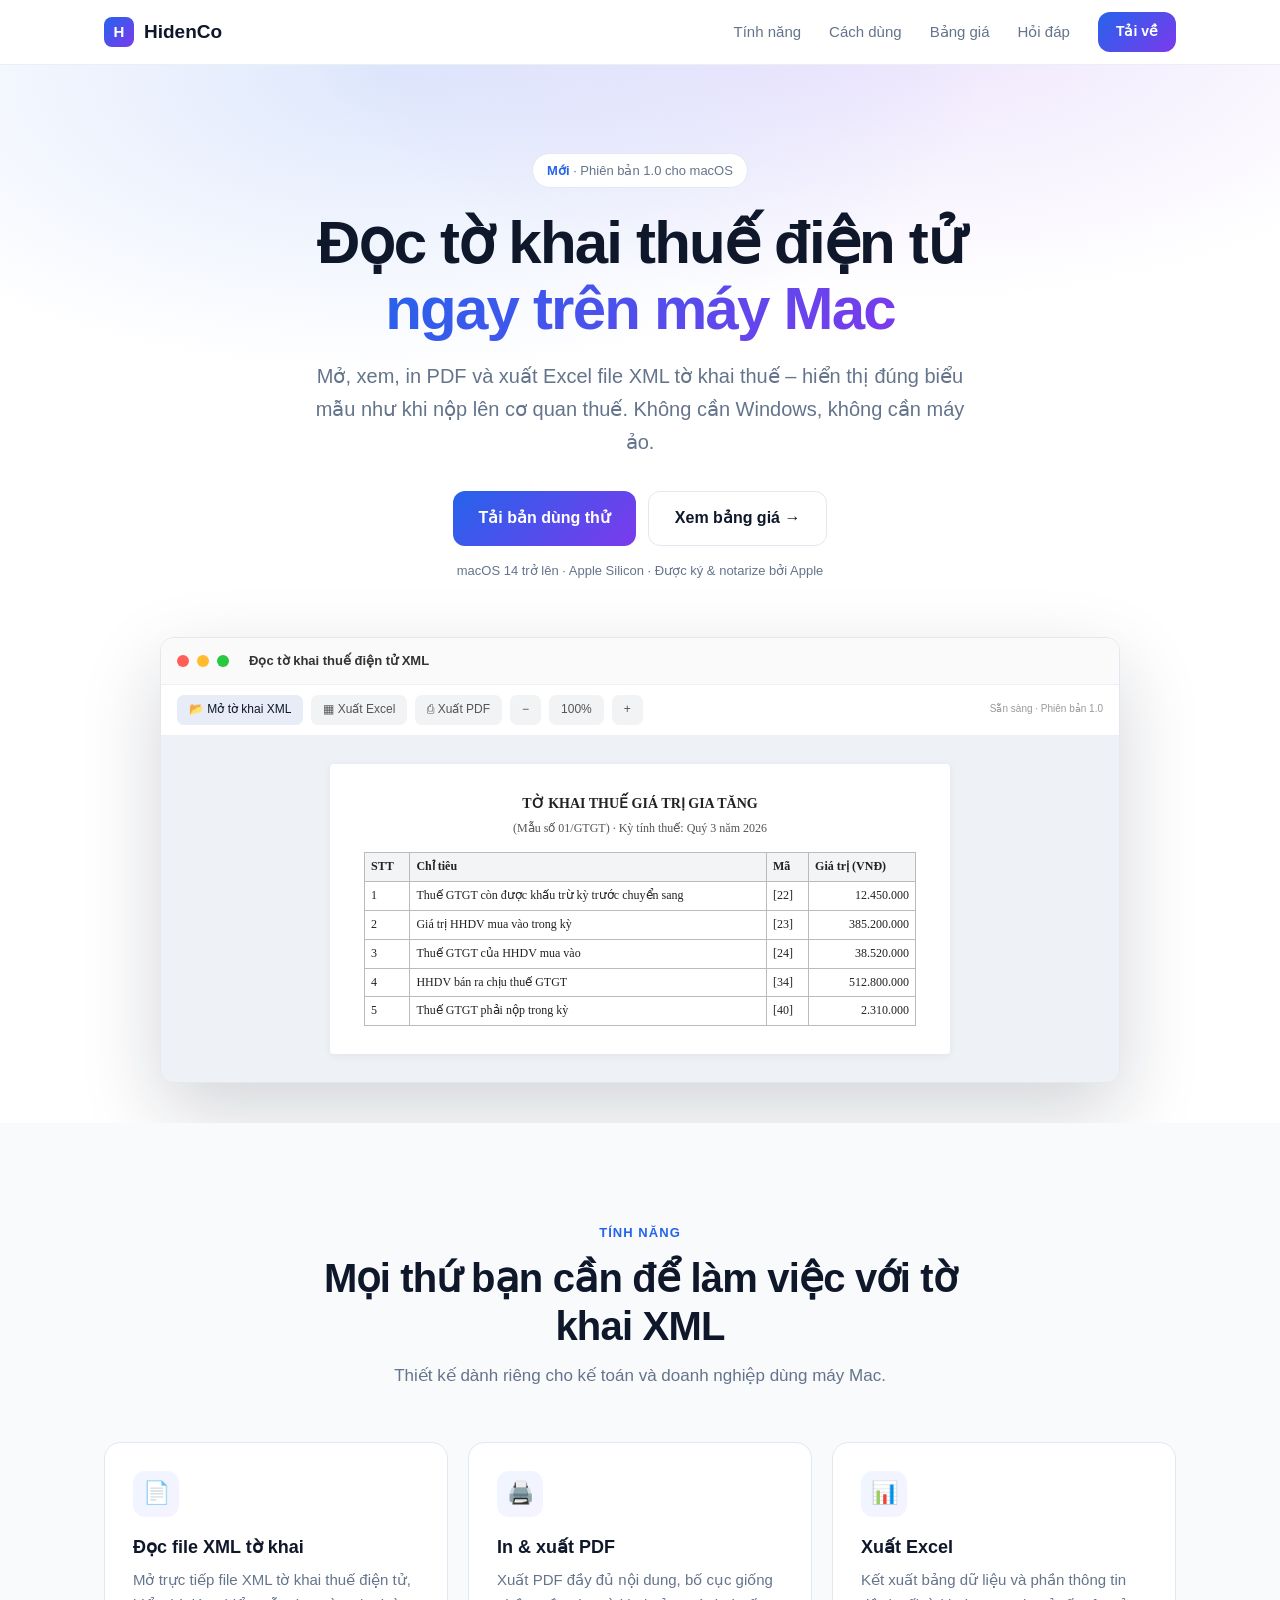
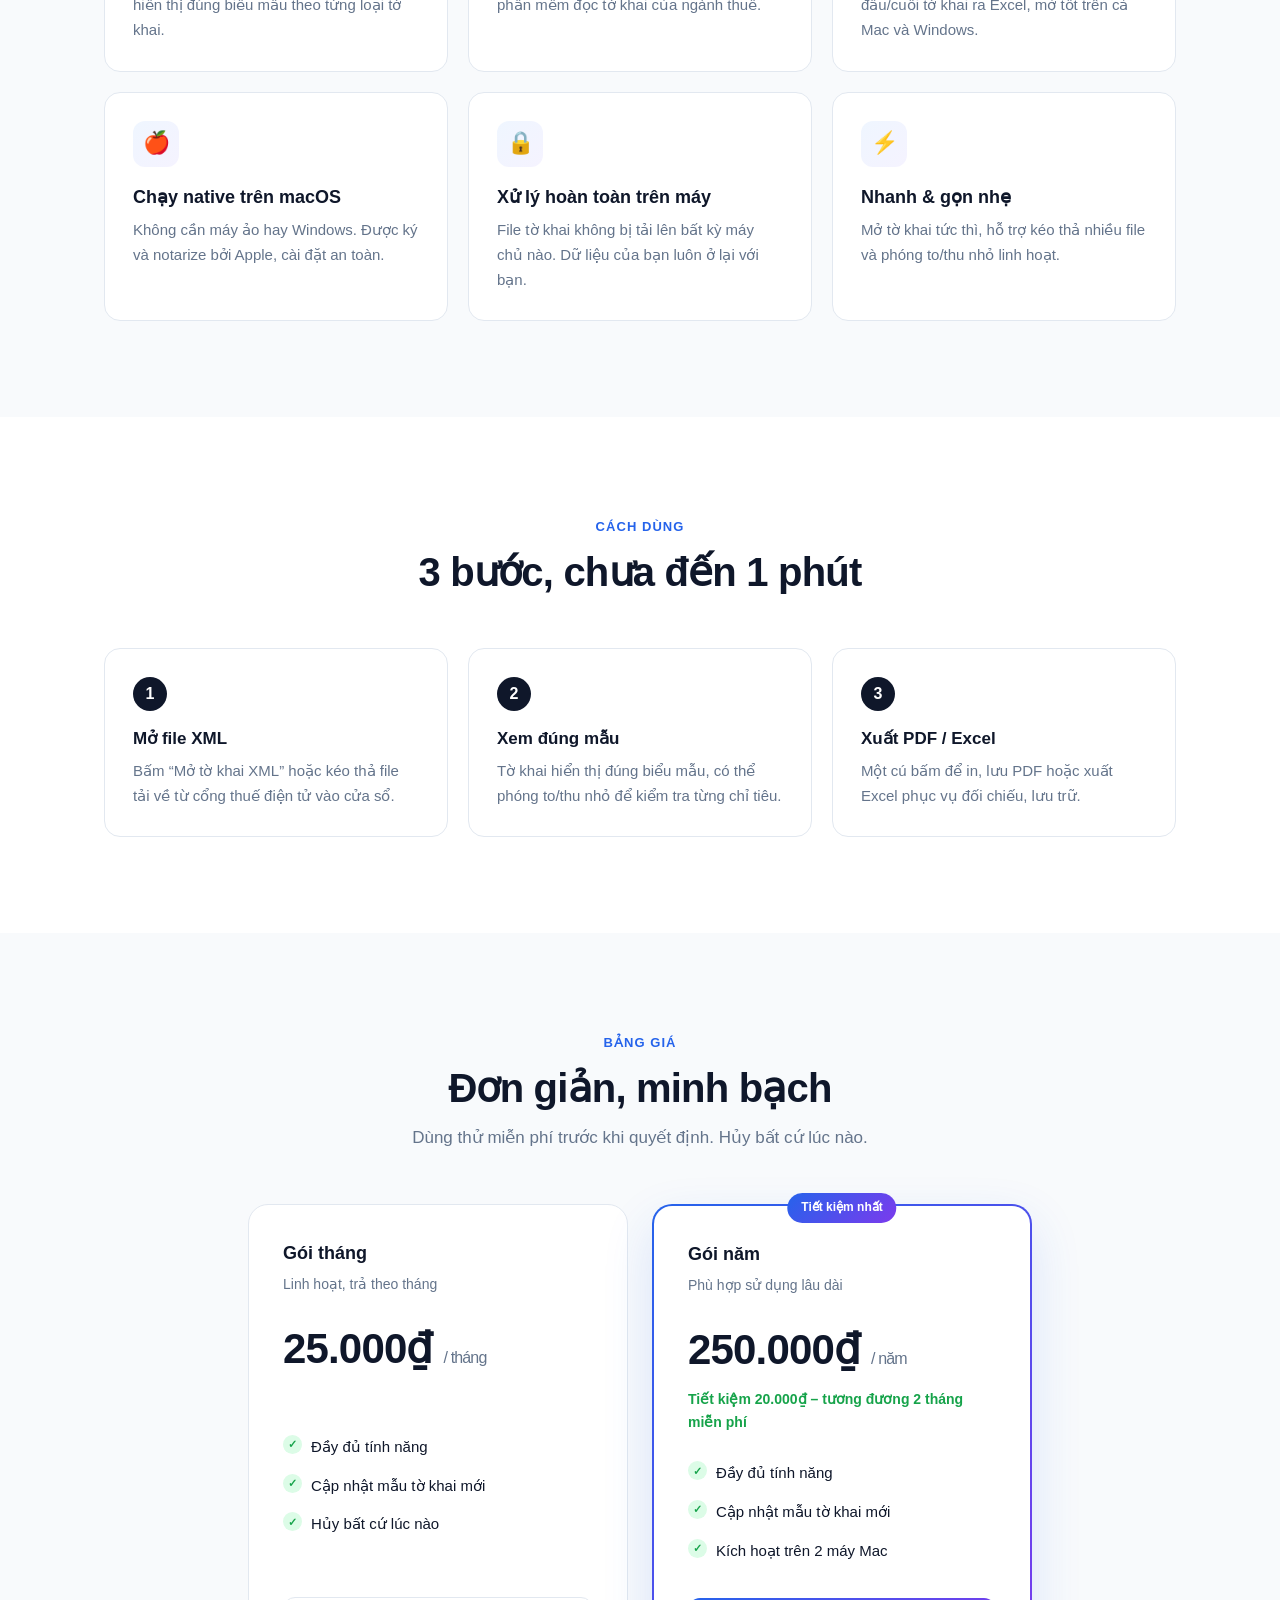
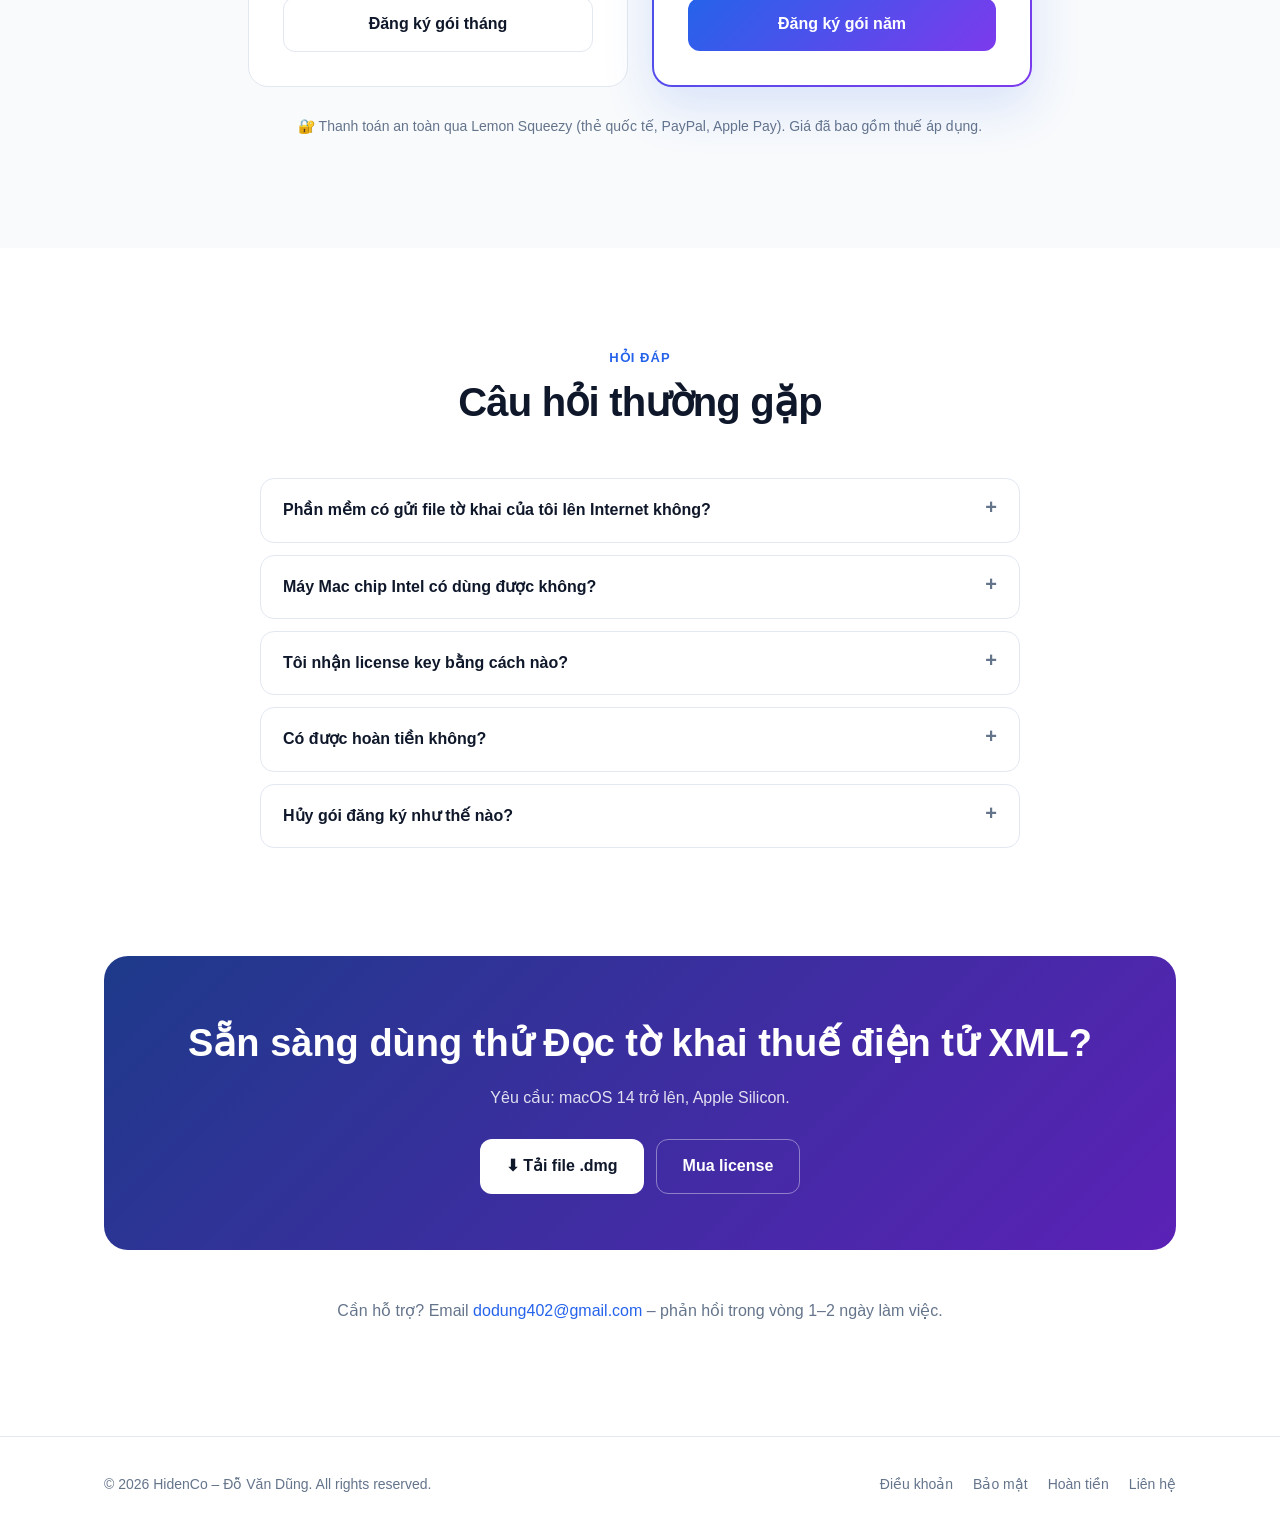
<file: index.html>
<!DOCTYPE html>
<html lang="vi">
<head>
<meta charset="utf-8">
<meta name="viewport" content="width=device-width, initial-scale=1">
<title>Đọc tờ khai thuế điện tử XML – Phần mềm cho macOS | HidenCo</title>
<meta name="description" content="Đọc tờ khai thuế điện tử XML – phần mềm macOS giúp mở, xem, in PDF và xuất Excel tờ khai thuế điện tử định dạng XML.">
<link rel="icon" href="data:image/svg+xml,<svg xmlns='http://www.w3.org/2000/svg' viewBox='0 0 100 100'><text y='.9em' font-size='90'>📄</text></svg>">
<link rel="stylesheet" href="style.css">
</head>
<body>
<header><div class="wrap">
  <a class="logo" href="index.html"><i>H</i>HidenCo</a>
  <nav>
    <a href="index.html#tinh-nang">Tính năng</a>
    <a href="index.html#cach-dung">Cách dùng</a>
    <a href="index.html#bang-gia">Bảng giá</a>
    <a href="index.html#faq">Hỏi đáp</a>
    <a class="btn pri" href="index.html#tai-ve">Tải về</a>
  </nav>
</div></header>
<main>
<section class="hero"><div class="wrap">
  <span class="badge"><b>Mới</b> · Phiên bản 1.0 cho macOS</span>
  <h1>Đọc tờ khai thuế điện tử<br><span class="grad">ngay trên máy Mac</span></h1>
  <p class="lead">Mở, xem, in PDF và xuất Excel file XML tờ khai thuế – hiển thị đúng biểu mẫu như khi nộp lên cơ quan thuế. Không cần Windows, không cần máy ảo.</p>
  <div class="cta">
    <a class="btn pri" href="#tai-ve"> Tải bản dùng thử</a>
    <a class="btn o" href="#bang-gia">Xem bảng giá →</a>
  </div>
  <p class="note">macOS 14 trở lên · Apple Silicon · Được ký &amp; notarize bởi Apple</p>

  <div class="mac" aria-hidden="true">
    <div class="bar"><span class="r"></span><span class="y"></span><span class="gr"></span><b>Đọc tờ khai thuế điện tử XML</b></div>
    <div class="tool"><em class="on">📂 Mở tờ khai XML</em><em>▦ Xuất Excel</em><em>⎙ Xuất PDF</em><em>−</em><em>100%</em><em>+</em><span class="sp"></span><small>Sẵn sàng · Phiên bản 1.0</small></div>
    <div class="paper"><div class="sheet">
      <h4>TỜ KHAI THUẾ GIÁ TRỊ GIA TĂNG</h4>
      <p class="c">(Mẫu số 01/GTGT) · Kỳ tính thuế: Quý 3 năm 2026</p>
      <table>
        <tr><th>STT</th><th>Chỉ tiêu</th><th>Mã</th><th>Giá trị (VNĐ)</th></tr>
        <tr><td>1</td><td>Thuế GTGT còn được khấu trừ kỳ trước chuyển sang</td><td>[22]</td><td>12.450.000</td></tr>
        <tr><td>2</td><td>Giá trị HHDV mua vào trong kỳ</td><td>[23]</td><td>385.200.000</td></tr>
        <tr><td>3</td><td>Thuế GTGT của HHDV mua vào</td><td>[24]</td><td>38.520.000</td></tr>
        <tr><td>4</td><td>HHDV bán ra chịu thuế GTGT</td><td>[34]</td><td>512.800.000</td></tr>
        <tr><td>5</td><td>Thuế GTGT phải nộp trong kỳ</td><td>[40]</td><td>2.310.000</td></tr>
      </table>
    </div></div>
  </div>
</div></section>

<section id="tinh-nang" class="alt"><div class="wrap">
  <div class="head"><small>Tính năng</small><h2>Mọi thứ bạn cần để làm việc với tờ khai XML</h2><p>Thiết kế dành riêng cho kế toán và doanh nghiệp dùng máy Mac.</p></div>
  <div class="grid">
    <div class="card"><div class="ic">📄</div><h3>Đọc file XML tờ khai</h3><p>Mở trực tiếp file XML tờ khai thuế điện tử, hiển thị đúng biểu mẫu theo từng loại tờ khai.</p></div>
    <div class="card"><div class="ic">🖨️</div><h3>In &amp; xuất PDF</h3><p>Xuất PDF đầy đủ nội dung, bố cục giống phần mềm đọc tờ khai của ngành thuế.</p></div>
    <div class="card"><div class="ic">📊</div><h3>Xuất Excel</h3><p>Kết xuất bảng dữ liệu và phần thông tin đầu/cuối tờ khai ra Excel, mở tốt trên cả Mac và Windows.</p></div>
    <div class="card"><div class="ic">🍎</div><h3>Chạy native trên macOS</h3><p>Không cần máy ảo hay Windows. Được ký và notarize bởi Apple, cài đặt an toàn.</p></div>
    <div class="card"><div class="ic">🔒</div><h3>Xử lý hoàn toàn trên máy</h3><p>File tờ khai không bị tải lên bất kỳ máy chủ nào. Dữ liệu của bạn luôn ở lại với bạn.</p></div>
    <div class="card"><div class="ic">⚡</div><h3>Nhanh &amp; gọn nhẹ</h3><p>Mở tờ khai tức thì, hỗ trợ kéo thả nhiều file và phóng to/thu nhỏ linh hoạt.</p></div>
  </div>
</div></section>

<section id="cach-dung"><div class="wrap">
  <div class="head"><small>Cách dùng</small><h2>3 bước, chưa đến 1 phút</h2></div>
  <div class="steps">
    <div class="step"><h3>Mở file XML</h3><p>Bấm “Mở tờ khai XML” hoặc kéo thả file tải về từ cổng thuế điện tử vào cửa sổ.</p></div>
    <div class="step"><h3>Xem đúng mẫu</h3><p>Tờ khai hiển thị đúng biểu mẫu, có thể phóng to/thu nhỏ để kiểm tra từng chỉ tiêu.</p></div>
    <div class="step"><h3>Xuất PDF / Excel</h3><p>Một cú bấm để in, lưu PDF hoặc xuất Excel phục vụ đối chiếu, lưu trữ.</p></div>
  </div>
</div></section>

<section id="bang-gia" class="alt"><div class="wrap">
  <div class="head"><small>Bảng giá</small><h2>Đơn giản, minh bạch</h2><p>Dùng thử miễn phí trước khi quyết định. Hủy bất cứ lúc nào.</p></div>
  <div class="plans">
    <div class="plan">
      <h3>Gói tháng</h3><p class="sub">Linh hoạt, trả theo tháng</p>
      <div class="price">25.000₫ <span>/ tháng</span></div><div class="save"></div>
      <ul><li>Đầy đủ tính năng</li><li>Cập nhật mẫu tờ khai mới</li><li>Hủy bất cứ lúc nào</li></ul>
      <a class="btn o" href="LINK_CHECKOUT_THANG">Đăng ký gói tháng</a>
    </div>
    <div class="plan hl">
      <span class="tag">Tiết kiệm nhất</span>
      <h3>Gói năm</h3><p class="sub">Phù hợp sử dụng lâu dài</p>
      <div class="price">250.000₫ <span>/ năm</span></div><div class="save">Tiết kiệm 20.000₫ – tương đương 2 tháng miễn phí</div>
      <ul><li>Đầy đủ tính năng</li><li>Cập nhật mẫu tờ khai mới</li><li>Kích hoạt trên 2 máy Mac</li></ul>
      <a class="btn pri" href="LINK_CHECKOUT_NAM">Đăng ký gói năm</a>
    </div>
  </div>
  <p class="pay">🔐 Thanh toán an toàn qua Lemon Squeezy (thẻ quốc tế, PayPal, Apple Pay). Giá đã bao gồm thuế áp dụng.</p>
</div></section>

<section id="faq"><div class="wrap">
  <div class="head"><small>Hỏi đáp</small><h2>Câu hỏi thường gặp</h2></div>
  <div class="faq">
    <details><summary>Phần mềm có gửi file tờ khai của tôi lên Internet không?</summary><p>Không. Mọi file XML được xử lý hoàn toàn trên máy Mac của bạn. Phần mềm chỉ kết nối để kích hoạt và kiểm tra license.</p></details>
    <details><summary>Máy Mac chip Intel có dùng được không?</summary><p>Hiện phần mềm hỗ trợ máy Mac Apple Silicon chạy macOS 14 trở lên.</p></details>
    <details><summary>Tôi nhận license key bằng cách nào?</summary><p>Sau khi thanh toán, license key được gửi tự động qua email. Mở phần mềm và nhập key để kích hoạt.</p></details>
    <details><summary>Có được hoàn tiền không?</summary><p>Có. Bạn được hoàn 100% trong vòng 14 ngày kể từ lần thanh toán đầu tiên. Xem <a href="refund.html">Chính sách hoàn tiền</a>.</p></details>
    <details><summary>Hủy gói đăng ký như thế nào?</summary><p>Dùng link quản lý gói trong email hóa đơn. Quyền sử dụng duy trì đến hết chu kỳ đã thanh toán.</p></details>
  </div>
</div></section>

<section id="tai-ve" style="padding-top:0"><div class="wrap">
  <div class="band">
    <h2>Sẵn sàng dùng thử Đọc tờ khai thuế điện tử XML?</h2>
    <p>Yêu cầu: macOS 14 trở lên, Apple Silicon.</p>
    <div class="cta"><a class="btn" href="https://github.com/dvdung402/hidenco.github.io/releases/latest/download/DocToKhaiThue.dmg">⬇ Tải file .dmg</a><a class="btn o" href="#bang-gia">Mua license</a></div>
  </div>
  <p class="contact" id="lien-he">Cần hỗ trợ? Email <a href="mailto:dodung402@gmail.com">dodung402@gmail.com</a> – phản hồi trong vòng 1–2 ngày làm việc.</p>
</div></section>
</main>
<footer><div class="wrap">
  <span>© 2026 HidenCo – Đỗ Văn Dũng. All rights reserved.</span>
  <span><a href="terms.html">Điều khoản</a><a href="privacy.html">Bảo mật</a><a href="refund.html">Hoàn tiền</a><a href="mailto:dodung402@gmail.com">Liên hệ</a></span>
</div></footer>
</body>
</html>
</file>
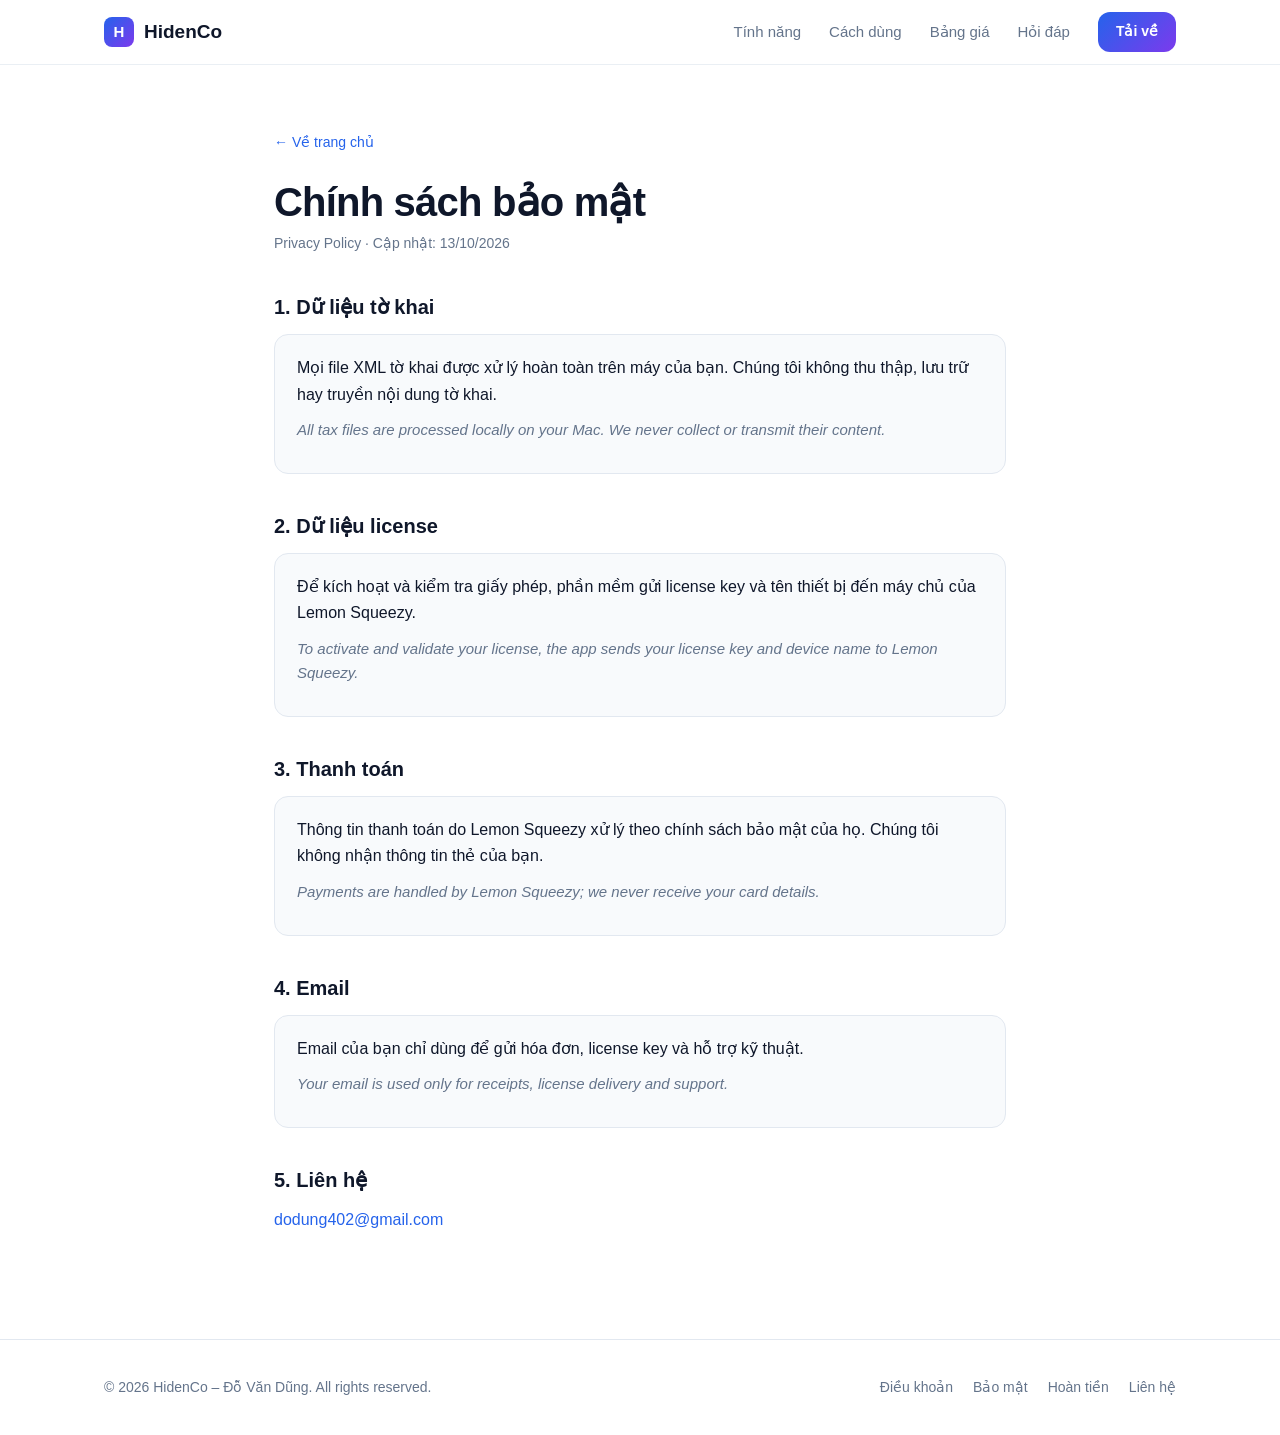
<file: privacy.html>
<!DOCTYPE html>
<html lang="vi">
<head>
<meta charset="utf-8">
<meta name="viewport" content="width=device-width, initial-scale=1">
<title>Chính sách bảo mật | HidenCo</title>
<meta name="description" content="Đọc tờ khai thuế điện tử XML – phần mềm macOS giúp mở, xem, in PDF và xuất Excel tờ khai thuế điện tử định dạng XML.">
<link rel="icon" href="data:image/svg+xml,<svg xmlns='http://www.w3.org/2000/svg' viewBox='0 0 100 100'><text y='.9em' font-size='90'>📄</text></svg>">
<link rel="stylesheet" href="style.css">
</head>
<body>
<header><div class="wrap">
  <a class="logo" href="index.html"><i>H</i>HidenCo</a>
  <nav>
    <a href="index.html#tinh-nang">Tính năng</a>
    <a href="index.html#cach-dung">Cách dùng</a>
    <a href="index.html#bang-gia">Bảng giá</a>
    <a href="index.html#faq">Hỏi đáp</a>
    <a class="btn pri" href="index.html#tai-ve">Tải về</a>
  </nav>
</div></header>
<main class="doc">
<a class="back" href="index.html">← Về trang chủ</a>
<h1>Chính sách bảo mật</h1><p class="date">Privacy Policy · Cập nhật: 13/10/2026</p>
<h2>1. Dữ liệu tờ khai</h2><div class="box"><p>Mọi file XML tờ khai được xử lý hoàn toàn trên máy của bạn. Chúng tôi không thu thập, lưu trữ hay truyền nội dung tờ khai.</p><p class="en">All tax files are processed locally on your Mac. We never collect or transmit their content.</p></div>
<h2>2. Dữ liệu license</h2><div class="box"><p>Để kích hoạt và kiểm tra giấy phép, phần mềm gửi license key và tên thiết bị đến máy chủ của Lemon Squeezy.</p><p class="en">To activate and validate your license, the app sends your license key and device name to Lemon Squeezy.</p></div>
<h2>3. Thanh toán</h2><div class="box"><p>Thông tin thanh toán do Lemon Squeezy xử lý theo chính sách bảo mật của họ. Chúng tôi không nhận thông tin thẻ của bạn.</p><p class="en">Payments are handled by Lemon Squeezy; we never receive your card details.</p></div>
<h2>4. Email</h2><div class="box"><p>Email của bạn chỉ dùng để gửi hóa đơn, license key và hỗ trợ kỹ thuật.</p><p class="en">Your email is used only for receipts, license delivery and support.</p></div>
<h2>5. Liên hệ</h2><p><a href="mailto:dodung402@gmail.com">dodung402@gmail.com</a></p>
</main>
<footer><div class="wrap">
  <span>© 2026 HidenCo – Đỗ Văn Dũng. All rights reserved.</span>
  <span><a href="terms.html">Điều khoản</a><a href="privacy.html">Bảo mật</a><a href="refund.html">Hoàn tiền</a><a href="mailto:dodung402@gmail.com">Liên hệ</a></span>
</div></footer>
</body>
</html>
</file>
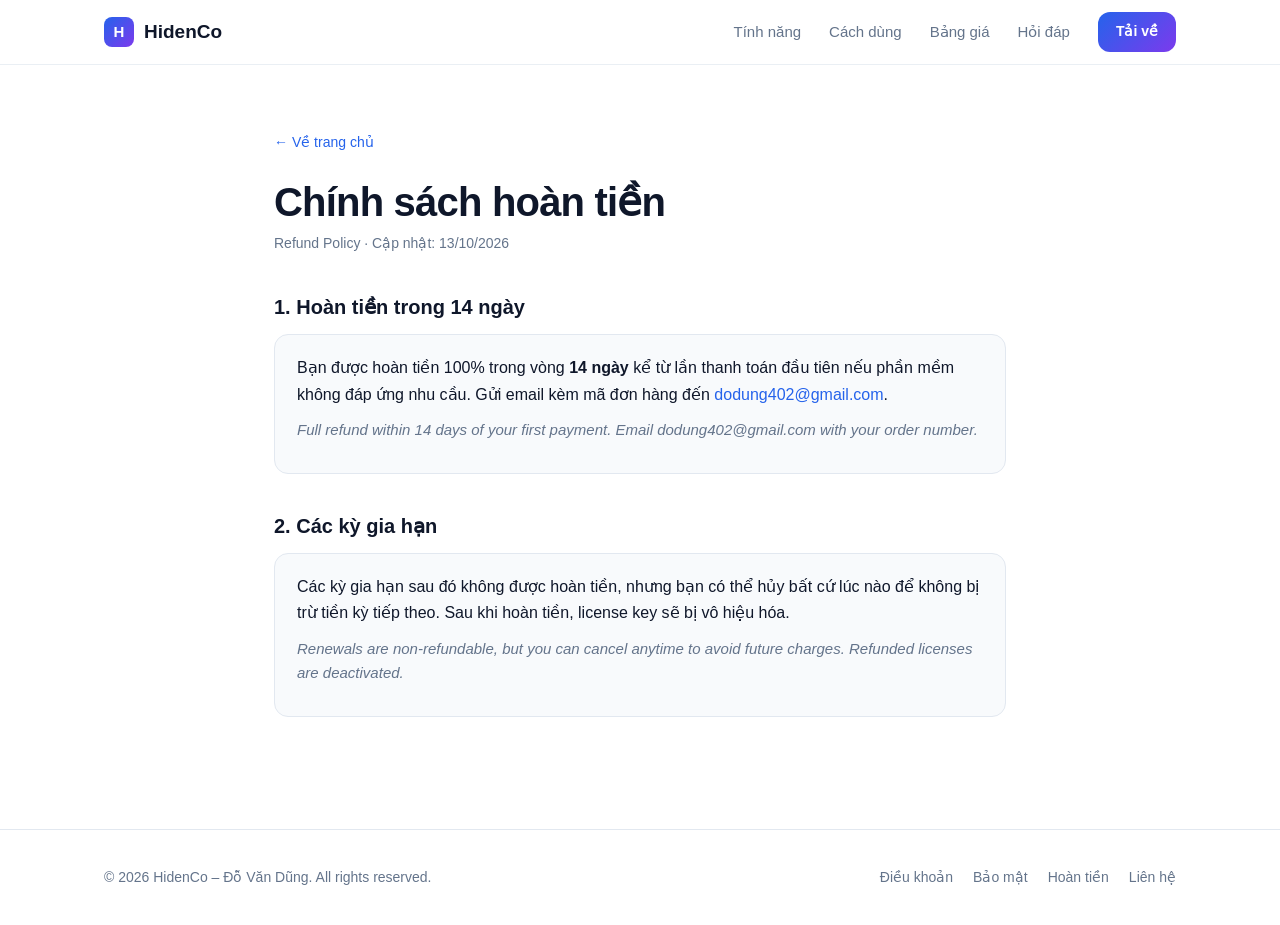
<file: refund.html>
<!DOCTYPE html>
<html lang="vi">
<head>
<meta charset="utf-8">
<meta name="viewport" content="width=device-width, initial-scale=1">
<title>Chính sách hoàn tiền | HidenCo</title>
<meta name="description" content="Đọc tờ khai thuế điện tử XML – phần mềm macOS giúp mở, xem, in PDF và xuất Excel tờ khai thuế điện tử định dạng XML.">
<link rel="icon" href="data:image/svg+xml,<svg xmlns='http://www.w3.org/2000/svg' viewBox='0 0 100 100'><text y='.9em' font-size='90'>📄</text></svg>">
<link rel="stylesheet" href="style.css">
</head>
<body>
<header><div class="wrap">
  <a class="logo" href="index.html"><i>H</i>HidenCo</a>
  <nav>
    <a href="index.html#tinh-nang">Tính năng</a>
    <a href="index.html#cach-dung">Cách dùng</a>
    <a href="index.html#bang-gia">Bảng giá</a>
    <a href="index.html#faq">Hỏi đáp</a>
    <a class="btn pri" href="index.html#tai-ve">Tải về</a>
  </nav>
</div></header>
<main class="doc">
<a class="back" href="index.html">← Về trang chủ</a>
<h1>Chính sách hoàn tiền</h1><p class="date">Refund Policy · Cập nhật: 13/10/2026</p>
<h2>1. Hoàn tiền trong 14 ngày</h2><div class="box"><p>Bạn được hoàn tiền 100% trong vòng <b>14 ngày</b> kể từ lần thanh toán đầu tiên nếu phần mềm không đáp ứng nhu cầu. Gửi email kèm mã đơn hàng đến <a href="mailto:dodung402@gmail.com">dodung402@gmail.com</a>.</p><p class="en">Full refund within 14 days of your first payment. Email dodung402@gmail.com with your order number.</p></div>
<h2>2. Các kỳ gia hạn</h2><div class="box"><p>Các kỳ gia hạn sau đó không được hoàn tiền, nhưng bạn có thể hủy bất cứ lúc nào để không bị trừ tiền kỳ tiếp theo. Sau khi hoàn tiền, license key sẽ bị vô hiệu hóa.</p><p class="en">Renewals are non-refundable, but you can cancel anytime to avoid future charges. Refunded licenses are deactivated.</p></div>
</main>
<footer><div class="wrap">
  <span>© 2026 HidenCo – Đỗ Văn Dũng. All rights reserved.</span>
  <span><a href="terms.html">Điều khoản</a><a href="privacy.html">Bảo mật</a><a href="refund.html">Hoàn tiền</a><a href="mailto:dodung402@gmail.com">Liên hệ</a></span>
</div></footer>
</body>
</html>
</file>
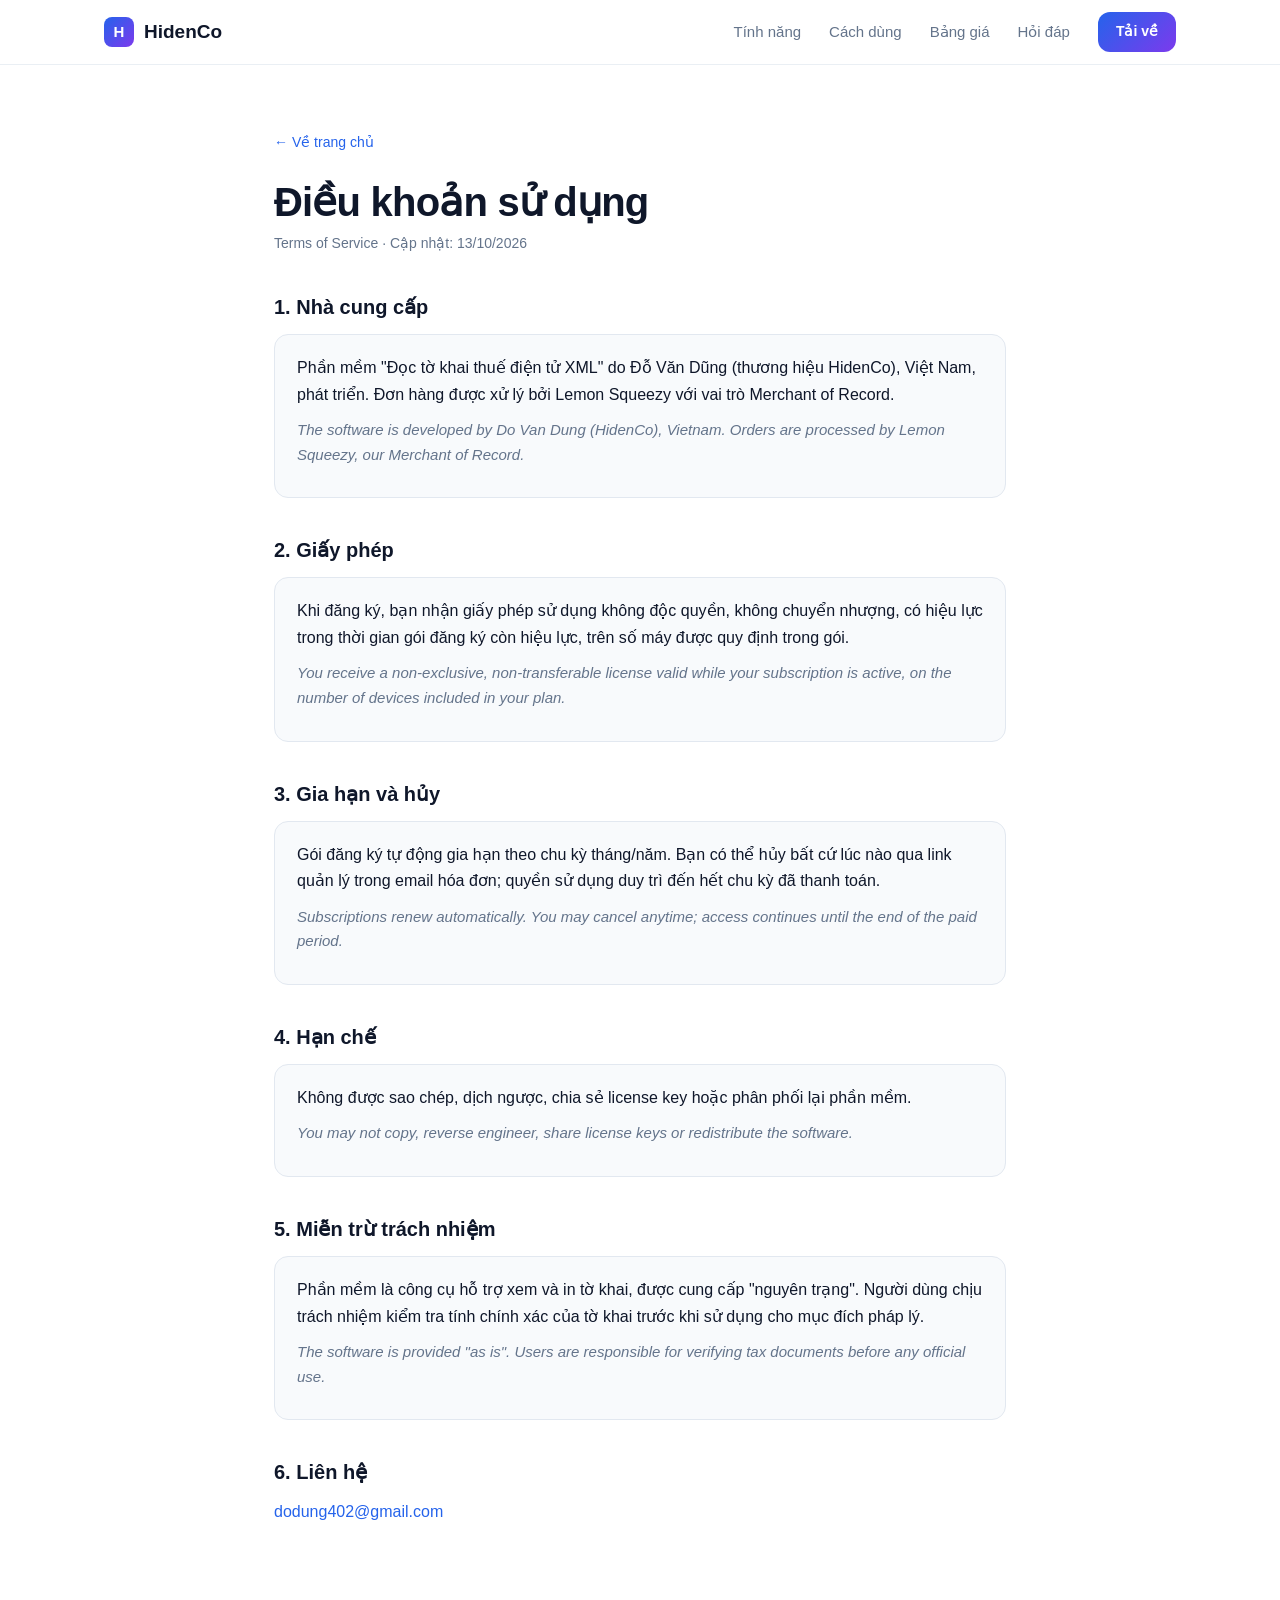
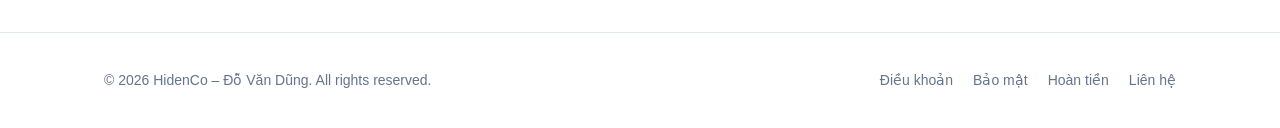
<file: terms.html>
<!DOCTYPE html>
<html lang="vi">
<head>
<meta charset="utf-8">
<meta name="viewport" content="width=device-width, initial-scale=1">
<title>Điều khoản sử dụng | HidenCo</title>
<meta name="description" content="Đọc tờ khai thuế điện tử XML – phần mềm macOS giúp mở, xem, in PDF và xuất Excel tờ khai thuế điện tử định dạng XML.">
<link rel="icon" href="data:image/svg+xml,<svg xmlns='http://www.w3.org/2000/svg' viewBox='0 0 100 100'><text y='.9em' font-size='90'>📄</text></svg>">
<link rel="stylesheet" href="style.css">
</head>
<body>
<header><div class="wrap">
  <a class="logo" href="index.html"><i>H</i>HidenCo</a>
  <nav>
    <a href="index.html#tinh-nang">Tính năng</a>
    <a href="index.html#cach-dung">Cách dùng</a>
    <a href="index.html#bang-gia">Bảng giá</a>
    <a href="index.html#faq">Hỏi đáp</a>
    <a class="btn pri" href="index.html#tai-ve">Tải về</a>
  </nav>
</div></header>
<main class="doc">
<a class="back" href="index.html">← Về trang chủ</a>
<h1>Điều khoản sử dụng</h1><p class="date">Terms of Service · Cập nhật: 13/10/2026</p>
<h2>1. Nhà cung cấp</h2><div class="box"><p>Phần mềm "Đọc tờ khai thuế điện tử XML" do Đỗ Văn Dũng (thương hiệu HidenCo), Việt Nam, phát triển. Đơn hàng được xử lý bởi Lemon Squeezy với vai trò Merchant of Record.</p><p class="en">The software is developed by Do Van Dung (HidenCo), Vietnam. Orders are processed by Lemon Squeezy, our Merchant of Record.</p></div>
<h2>2. Giấy phép</h2><div class="box"><p>Khi đăng ký, bạn nhận giấy phép sử dụng không độc quyền, không chuyển nhượng, có hiệu lực trong thời gian gói đăng ký còn hiệu lực, trên số máy được quy định trong gói.</p><p class="en">You receive a non-exclusive, non-transferable license valid while your subscription is active, on the number of devices included in your plan.</p></div>
<h2>3. Gia hạn và hủy</h2><div class="box"><p>Gói đăng ký tự động gia hạn theo chu kỳ tháng/năm. Bạn có thể hủy bất cứ lúc nào qua link quản lý trong email hóa đơn; quyền sử dụng duy trì đến hết chu kỳ đã thanh toán.</p><p class="en">Subscriptions renew automatically. You may cancel anytime; access continues until the end of the paid period.</p></div>
<h2>4. Hạn chế</h2><div class="box"><p>Không được sao chép, dịch ngược, chia sẻ license key hoặc phân phối lại phần mềm.</p><p class="en">You may not copy, reverse engineer, share license keys or redistribute the software.</p></div>
<h2>5. Miễn trừ trách nhiệm</h2><div class="box"><p>Phần mềm là công cụ hỗ trợ xem và in tờ khai, được cung cấp "nguyên trạng". Người dùng chịu trách nhiệm kiểm tra tính chính xác của tờ khai trước khi sử dụng cho mục đích pháp lý.</p><p class="en">The software is provided "as is". Users are responsible for verifying tax documents before any official use.</p></div>
<h2>6. Liên hệ</h2><p><a href="mailto:dodung402@gmail.com">dodung402@gmail.com</a></p>
</main>
<footer><div class="wrap">
  <span>© 2026 HidenCo – Đỗ Văn Dũng. All rights reserved.</span>
  <span><a href="terms.html">Điều khoản</a><a href="privacy.html">Bảo mật</a><a href="refund.html">Hoàn tiền</a><a href="mailto:dodung402@gmail.com">Liên hệ</a></span>
</div></footer>
</body>
</html>
</file>
<file: style.css>
:root{--p:#2563eb;--p2:#7c3aed;--d:#0f172a;--g:#64748b;--l:#e2e8f0;--bg:#f8fafc;--r:16px}
*{box-sizing:border-box}html{scroll-behavior:smooth;scroll-padding-top:80px}
body{margin:0;font-family:-apple-system,BlinkMacSystemFont,"SF Pro Text","Segoe UI",Roboto,sans-serif;color:var(--d);line-height:1.65;-webkit-font-smoothing:antialiased}
a{color:var(--p);text-decoration:none}.wrap{max-width:1120px;margin:0 auto;padding:0 24px}
/* Header */
header{position:sticky;top:0;z-index:50;background:rgba(255,255,255,.8);backdrop-filter:saturate(180%) blur(16px);-webkit-backdrop-filter:saturate(180%) blur(16px);border-bottom:1px solid rgba(226,232,240,.7)}
header .wrap{display:flex;justify-content:space-between;align-items:center;height:64px}
.logo{display:flex;align-items:center;gap:10px;font-weight:700;font-size:19px;color:var(--d)}
.logo i{width:30px;height:30px;border-radius:8px;background:linear-gradient(135deg,var(--p),var(--p2));display:grid;place-items:center;color:#fff;font-style:normal;font-size:15px}
nav{display:flex;align-items:center;gap:28px}nav a{color:var(--g);font-size:15px;font-weight:500}nav a:hover{color:var(--d)}
nav .btn{padding:8px 18px;font-size:14px;color:#fff}
/* Buttons */
.btn{display:inline-flex;align-items:center;gap:8px;background:var(--d);color:#fff;padding:13px 26px;border-radius:12px;font-weight:600;font-size:16px;transition:.2s}
.btn:hover{transform:translateY(-1px);box-shadow:0 8px 20px rgba(15,23,42,.18)}
.btn.pri{background:linear-gradient(135deg,var(--p),var(--p2))}
.btn.o{background:#fff;color:var(--d);border:1px solid var(--l)}
/* Hero */
.hero{position:relative;text-align:center;padding:88px 0 40px;overflow:hidden}
.hero:before{content:"";position:absolute;inset:-200px 0 auto;height:700px;background:radial-gradient(600px 300px at 30% 30%,rgba(37,99,235,.15),transparent),radial-gradient(600px 300px at 70% 20%,rgba(124,58,237,.14),transparent);z-index:-1}
.badge{display:inline-block;padding:6px 14px;border-radius:999px;background:#fff;border:1px solid var(--l);font-size:13px;color:var(--g);margin-bottom:22px}
.badge b{color:var(--p)}
.hero h1{font-size:clamp(34px,5.5vw,60px);line-height:1.1;letter-spacing:-.03em;margin:0 0 18px}
.grad{background:linear-gradient(135deg,var(--p),var(--p2));-webkit-background-clip:text;background-clip:text;color:transparent}
.hero p.lead{font-size:clamp(17px,2vw,20px);color:var(--g);max-width:680px;margin:0 auto 32px}
.cta{display:flex;gap:12px;justify-content:center;flex-wrap:wrap}
.note{font-size:13px;color:var(--g);margin-top:14px}
/* Mac window mock */
.mac{max-width:960px;margin:56px auto 0;border-radius:14px;background:#fff;border:1px solid var(--l);box-shadow:0 30px 80px rgba(15,23,42,.18);overflow:hidden;text-align:left}
.mac .bar{display:flex;align-items:center;gap:8px;padding:12px 16px;border-bottom:1px solid #eef0f3;background:#fafafa}
.mac .bar span{width:12px;height:12px;border-radius:50%}.r{background:#ff5f57}.y{background:#febc2e}.gr{background:#28c840}
.mac .bar b{margin-left:12px;font-size:13px;color:#333}
.tool{display:flex;gap:8px;padding:10px 16px;border-bottom:1px solid #eef0f3;font-size:12px;color:#555;flex-wrap:wrap}
.tool em{font-style:normal;padding:5px 12px;border-radius:7px;background:#f1f3f5}.tool em.on{background:#e7ecf7;color:var(--d)}
.tool .sp{flex:1}.tool small{color:#999;align-self:center}
.paper{padding:28px;background:#eef1f5}
.sheet{max-width:620px;margin:0 auto;background:#fff;padding:28px 34px;border-radius:4px;box-shadow:0 2px 10px rgba(0,0,0,.06);font-family:"Times New Roman",serif;font-size:12px;color:#222}
.sheet h4{text-align:center;margin:0 0 4px;font-size:14px}.sheet .c{text-align:center;color:#555;margin:0 0 14px}
.sheet table{width:100%;border-collapse:collapse}.sheet td,.sheet th{border:1px solid #bbb;padding:4px 6px}.sheet th{background:#f3f4f6}.sheet td:last-child{text-align:right}
/* Sections */
section{padding:96px 0}.alt{background:var(--bg)}
.head{text-align:center;max-width:640px;margin:0 auto 52px}
.head small{color:var(--p);font-weight:700;letter-spacing:.08em;text-transform:uppercase;font-size:13px}
.head h2{font-size:clamp(28px,3.5vw,40px);letter-spacing:-.02em;margin:8px 0 12px;line-height:1.2}.head p{color:var(--g);margin:0;font-size:17px}
.grid{display:grid;grid-template-columns:repeat(3,1fr);gap:20px}
.card{background:#fff;border:1px solid var(--l);border-radius:var(--r);padding:28px;transition:.2s}
.card:hover{transform:translateY(-3px);box-shadow:0 16px 40px rgba(15,23,42,.08)}
.ic{width:46px;height:46px;border-radius:12px;display:grid;place-items:center;font-size:22px;background:linear-gradient(135deg,#eff6ff,#f5f3ff);margin-bottom:16px}
.card h3{margin:0 0 6px;font-size:18px}.card p{margin:0;color:var(--g);font-size:15px}
/* Steps */
.steps{display:grid;grid-template-columns:repeat(3,1fr);gap:20px;counter-reset:s}
.step{position:relative;padding:28px;border-radius:var(--r);background:#fff;border:1px solid var(--l)}
.step:before{counter-increment:s;content:counter(s);width:34px;height:34px;border-radius:50%;display:grid;place-items:center;background:var(--d);color:#fff;font-weight:700;margin-bottom:14px}
.step h3{margin:0 0 6px;font-size:17px}.step p{margin:0;color:var(--g);font-size:15px}
/* Pricing */
.plans{display:grid;grid-template-columns:repeat(2,minmax(0,380px));gap:24px;justify-content:center}
.plan{position:relative;background:#fff;border:1px solid var(--l);border-radius:20px;padding:34px;display:flex;flex-direction:column}
.plan.hl{border:2px solid transparent;background:linear-gradient(#fff,#fff) padding-box,linear-gradient(135deg,var(--p),var(--p2)) border-box;box-shadow:0 20px 50px rgba(37,99,235,.15)}
.tag{position:absolute;top:-13px;left:50%;transform:translateX(-50%);background:linear-gradient(135deg,var(--p),var(--p2));color:#fff;font-size:12px;font-weight:700;padding:5px 14px;border-radius:999px;white-space:nowrap}
.plan h3{margin:0;font-size:18px}.plan .sub{color:var(--g);font-size:14px;margin:4px 0 0}
.price{font-size:42px;font-weight:800;letter-spacing:-.02em;margin:18px 0 4px}.price span{font-size:16px;color:var(--g);font-weight:500}
.save{color:#16a34a;font-size:14px;font-weight:600;min-height:21px}
.plan ul{list-style:none;padding:0;margin:20px 0 28px;flex:1}.plan li{padding:7px 0 7px 28px;position:relative;font-size:15px}
.plan li:before{content:"✓";position:absolute;left:0;top:7px;width:19px;height:19px;border-radius:50%;background:#dcfce7;color:#16a34a;font-size:11px;font-weight:800;display:grid;place-items:center}
.plan .btn{justify-content:center}
.pay{text-align:center;color:var(--g);font-size:14px;margin-top:28px}
/* FAQ */
.faq{max-width:760px;margin:0 auto}
details{background:#fff;border:1px solid var(--l);border-radius:14px;padding:18px 22px;margin-bottom:12px}
summary{cursor:pointer;font-weight:600;list-style:none;display:flex;justify-content:space-between}summary::-webkit-details-marker{display:none}
summary:after{content:"+";color:var(--g);font-size:20px;line-height:1}details[open] summary:after{content:"–"}
details p{color:var(--g);margin:10px 0 0}
/* Download band */
.band{border-radius:24px;padding:56px 32px;text-align:center;color:#fff;background:linear-gradient(135deg,#1e3a8a,#5b21b6)}
.band h2{font-size:clamp(26px,3.5vw,38px);margin:0 0 10px}.band p{opacity:.85;margin:0 0 28px}
.band .btn{background:#fff;color:var(--d)}.band .btn.o{background:transparent;color:#fff;border-color:rgba(255,255,255,.4)}
.contact{text-align:center;margin-top:48px;color:var(--g)}
/* Footer */
footer{border-top:1px solid var(--l);padding:36px 0;color:var(--g);font-size:14px}
footer .wrap{display:flex;justify-content:space-between;flex-wrap:wrap;gap:12px}footer a{margin-left:20px;color:var(--g)}footer a:hover{color:var(--d)}
/* Legal pages */
.doc{max-width:780px;margin:0 auto;padding:64px 24px 96px}
.doc h1{font-size:clamp(28px,4vw,40px);letter-spacing:-.02em;margin:0 0 6px;line-height:1.2}
.doc .date{color:var(--g);font-size:14px;margin:0 0 36px}
.doc h2{font-size:20px;margin:36px 0 10px}.doc p{margin:0 0 10px}
.en{color:var(--g);font-style:italic;font-size:15px}
.box{background:var(--bg);border:1px solid var(--l);border-radius:14px;padding:20px 22px;margin:0 0 16px}
.back{display:inline-block;margin-bottom:24px;font-size:14px}
/* Responsive */
@media(max-width:860px){.grid,.steps{grid-template-columns:1fr 1fr}.plans{grid-template-columns:1fr}nav a:not(.btn){display:none}}
@media(max-width:560px){.grid,.steps{grid-template-columns:1fr}section{padding:64px 0}.paper{padding:12px}.sheet{padding:16px}footer .wrap{flex-direction:column}footer a{margin:0 16px 0 0}}
</file>
